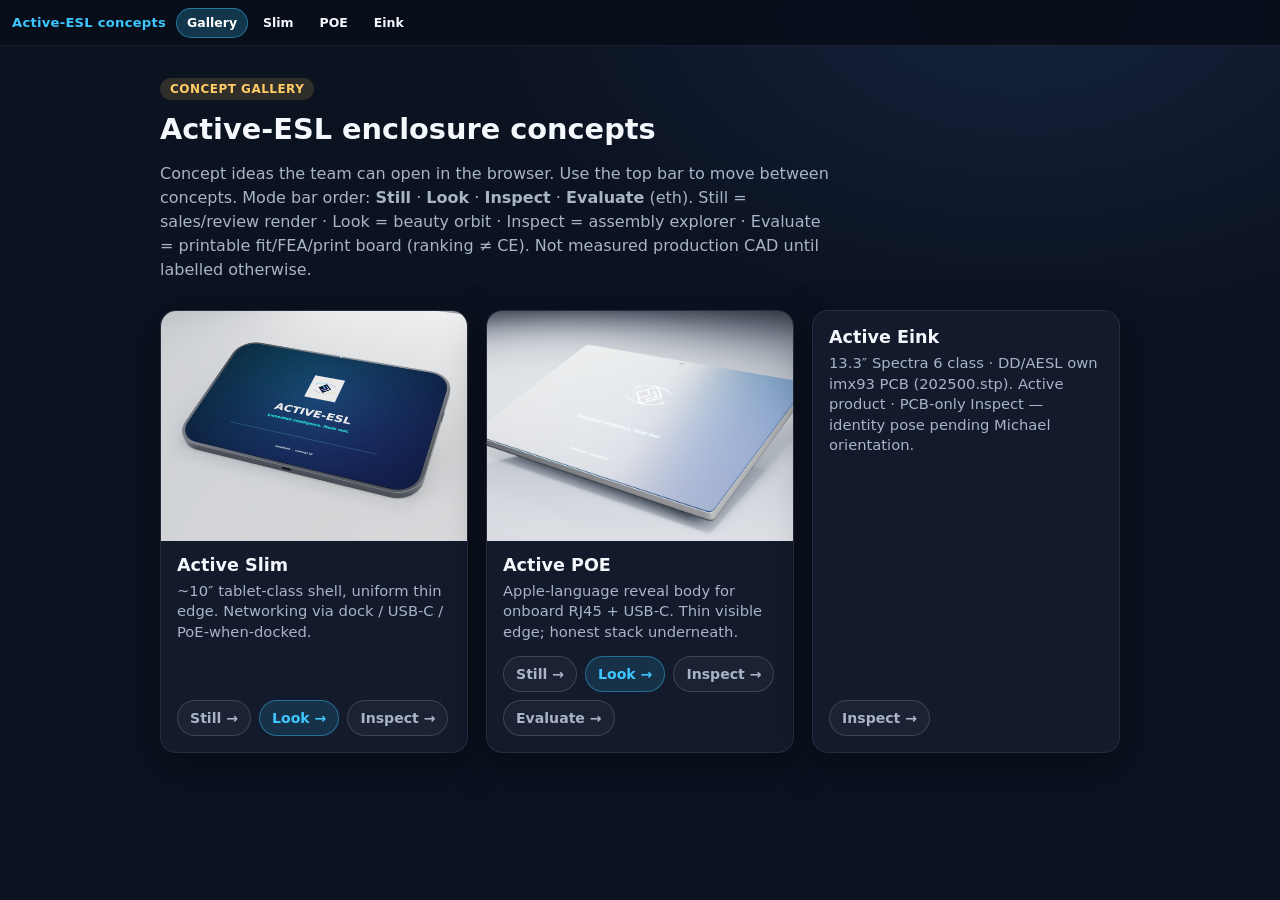
<file: index.html>
<!DOCTYPE html>
<html lang="en" style="background-color:#0b1220;color-scheme:dark">
<head>
  <meta name="aesl-build" content="20260805T163526Z-d66f3d32d2" />
  <meta charset="utf-8" />
  <meta name="theme-color" content="#0b1220" />
  <meta name="viewport" content="width=device-width, initial-scale=1" />
  <title>Active-ESL — enclosure concepts</title>
  <style>html,body{background-color:#0b1220;color-scheme:dark}</style>
  <link rel="stylesheet" href="site-nav.css?v=d180230ef5" />
  <style>
    :root {
      --bg: #0b1220; --card: #121a2b; --text: #f4f7fb; --muted: #a9b4c7; --accent: #3ec6ff; --warn: #ffcc66;
    }
    * { box-sizing: border-box; }
    body {
      margin: 0; min-height: 100vh;
      font-family: "Segoe UI", system-ui, sans-serif;
      color: var(--text);
      background: radial-gradient(1000px 600px at 80% 0%, #15233d 0%, var(--bg) 55%);
      padding: calc(32px + var(--site-nav-h, 46px)) 20px 48px;
    }
    @media (max-width: 640px) {
      body { padding: calc(20px + var(--site-nav-h, 84px)) 14px 36px; }
      h1 { font-size: 1.45rem; }
    }
    .wrap { max-width: 960px; margin: 0 auto; }
    .badge {
      display: inline-block; padding: 4px 10px; border-radius: 999px;
      background: rgba(255,204,102,.15); color: var(--warn);
      font-size: .75rem; font-weight: 700; letter-spacing: .04em; text-transform: uppercase;
    }
    h1 { margin: 12px 0 8px; font-size: 1.8rem; }
    .lede { color: var(--muted); max-width: 42rem; line-height: 1.5; margin-bottom: 28px; }
    .grid { display: grid; gap: 18px; grid-template-columns: repeat(auto-fill, minmax(280px, 1fr)); }
    .card {
      display: flex; flex-direction: column; color: inherit;
      background: var(--card); border: 1px solid rgba(255,255,255,.08);
      border-radius: 16px; overflow: hidden;
      box-shadow: 0 12px 40px rgba(0,0,0,.35);
    }
    .card-still { display: block; color: inherit; }
    .card img { display: block; width: 100%; aspect-ratio: 4/3; object-fit: cover; background: #0a0f18; }
    .card-still:hover img { opacity: 0.92; }
    .card .body { padding: 14px 16px 16px; flex: 1; display: flex; flex-direction: column; }
    .card h2 { margin: 0 0 6px; font-size: 1.1rem; }
    .card p { margin: 0; color: var(--muted); font-size: .92rem; line-height: 1.4; flex: 1; }
    .ctas { display: flex; flex-wrap: wrap; gap: 8px; margin-top: 14px; }
    .ctas a {
      display: inline-flex; align-items: center; min-height: 36px; padding: 6px 12px;
      border-radius: 999px; font-size: .88rem; font-weight: 650; text-decoration: none;
      border: 1px solid rgba(62,198,255,.4); background: rgba(62,198,255,.14); color: var(--accent);
    }
    .ctas a.secondary {
      background: rgba(255,255,255,.04); border-color: rgba(255,255,255,.14); color: var(--muted);
    }
    .ctas a:hover { border-color: rgba(62,198,255,.7); }
  </style>
</head>
<body style="background-color:#0b1220;margin:0">
  <nav id="siteNav" class="site-nav" data-root="./" data-mode="gallery" aria-label="Concept site"></nav>
  <script src="site-nav.js?v=f745b073ef" defer></script>
  <div class="wrap">
    <div class="badge">Concept gallery</div>
    <h1>Active-ESL enclosure concepts</h1>
    <p class="lede">
      Concept ideas the team can open in the browser.
      Use the top bar to move between concepts.
      Mode bar order: <strong>Still</strong> · <strong>Look</strong> ·
      <strong>Inspect</strong> · <strong>Evaluate</strong> (eth).
      Still = sales/review render · Look = beauty orbit · Inspect = assembly
      explorer · Evaluate = printable fit/FEA/print board (ranking ≠ CE).
      Not measured production CAD until labelled otherwise.
    </p>
    <div class="grid">
      <div class="card">
        <a class="card-still" href="still.html?c=slim" aria-label="Open slim beauty still">
          <img src="handheld/beauty_raytrace_baseline.png" alt="Active Slim concept still" />
        </a>
        <div class="body">
          <h2>Active Slim</h2>
          <p>~10″ tablet-class shell, uniform thin edge. Networking via dock / USB‑C / PoE-when-docked.</p>
          <div class="ctas">
            <a class="secondary" href="still.html?c=slim">Still →</a>
            <a href="handheld/">Look →</a>
            <a class="secondary" href="handheld/assembly.html">Inspect →</a>
          </div>
        </div>
      </div>
      <div class="card">
        <a class="card-still" href="still.html?c=eth" aria-label="Open eth beauty still">
          <img src="handheld-eth/beauty_raytrace.png" alt="Active POE concept still" />
        </a>
        <div class="body">
          <h2>Active POE</h2>
          <p>Apple-language reveal body for onboard RJ45 + USB‑C. Thin visible edge; honest stack underneath.</p>
          <div class="ctas">
            <a class="secondary" href="still.html?c=eth">Still →</a>
            <a href="handheld-eth/">Look →</a>
            <a class="secondary" href="handheld-eth/assembly.html">Inspect →</a>
            <a class="secondary" href="handheld-eth/fea/">Evaluate →</a>
          </div>
        </div>
      </div>
      <div class="card">
        <div class="body" style="padding-top:16px">
          <h2>Active Eink</h2>
          <p>13.3″ Spectra 6 class · DD/AESL own imx93 PCB (202500.stp). Active product · PCB-only Inspect — identity pose pending Michael orientation.</p>
          <div class="ctas">
            <a class="secondary" href="eink-imx93/assembly.html">Inspect →</a>
          </div>
        </div>
      </div>
    </div>
  </div>
<script src="pages-update.js?v=8ff9ecbdf6" defer></script>
</body>
</html>
</file>
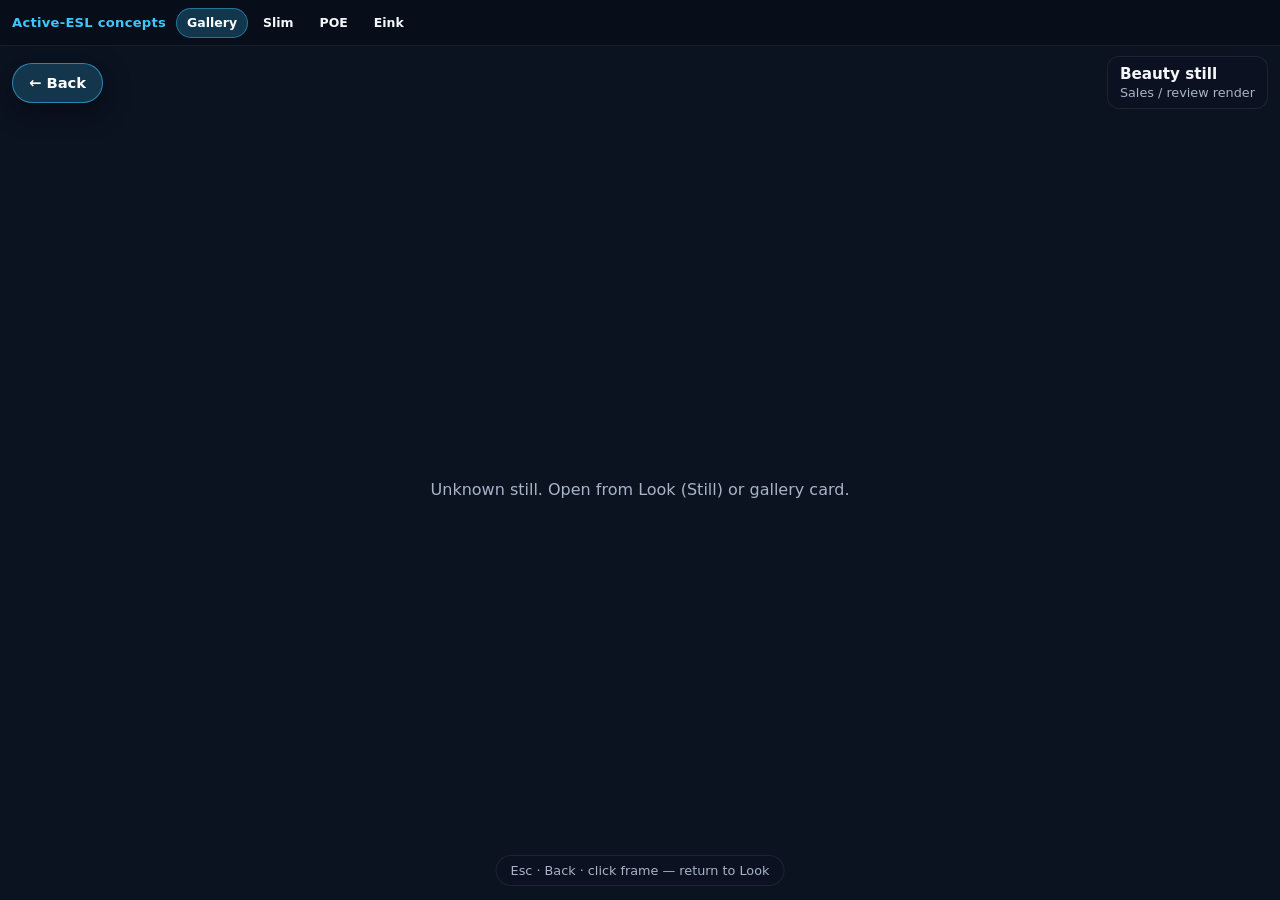
<file: still.html>
<!DOCTYPE html>
<html lang="en" style="background-color:#0b1220;color-scheme:dark">
<head>
  <meta charset="utf-8" />
  <meta name="theme-color" content="#0b1220" />
  <meta name="viewport" content="width=device-width, initial-scale=1" />
  <title>Active-ESL — beauty still</title>
  <style>html,body{background-color:#0b1220;color-scheme:dark}</style>
  <link rel="stylesheet" href="site-nav.css?v=d180230ef5" />
  <style>
    :root {
      --bg: #0b1220; --panel: rgba(12, 18, 32, 0.88); --text: #f4f7fb;
      --muted: #a9b4c7; --accent: #3ec6ff;
    }
    * { box-sizing: border-box; }
    html, body {
      margin: 0; min-height: 100%;
      background: #05080f;
      color: var(--text);
      font-family: "Segoe UI", system-ui, sans-serif;
    }
    .still-bar {
      position: fixed; z-index: 15;
      left: 12px; right: 12px;
      top: calc(10px + var(--site-nav-h, 46px));
      display: flex; align-items: center; justify-content: space-between;
      gap: 10px; pointer-events: none;
    }
    .still-bar > * { pointer-events: auto; }
    .still-actions { display: flex; flex-wrap: wrap; gap: 8px; }
    .still-btn {
      display: inline-flex; align-items: center; justify-content: center;
      min-height: 40px; padding: 8px 16px; border-radius: 999px;
      font-size: 0.92rem; font-weight: 700; text-decoration: none;
      border: 1px solid rgba(62,198,255,.55); background: rgba(62,198,255,.2);
      color: #fff; cursor: pointer;
      box-shadow: 0 8px 28px rgba(0,0,0,.4);
    }
    .still-btn:hover { border-color: rgba(62,198,255,.85); background: rgba(62,198,255,.32); }
    .still-meta {
      background: var(--panel); backdrop-filter: blur(10px);
      border: 1px solid rgba(255,255,255,.08); border-radius: 12px;
      padding: 8px 12px; max-width: min(420px, 100%);
    }
    .still-meta h1 {
      margin: 0; font-size: 0.95rem; font-weight: 650;
    }
    .still-meta p {
      margin: 2px 0 0; color: var(--muted); font-size: 0.8rem;
    }
    #stillStage {
      min-height: 100vh;
      padding: calc(88px + var(--site-nav-h, 46px)) 16px 56px;
      display: flex; align-items: center; justify-content: center;
      cursor: zoom-out;
    }
    #stillImg {
      display: block; max-width: min(1200px, 100%);
      max-height: calc(100vh - var(--site-nav-h, 46px) - 140px);
      width: auto; height: auto; object-fit: contain;
      border-radius: 8px;
      box-shadow: 0 16px 60px rgba(0,0,0,.55);
      cursor: default;
      background: #0a0f18;
    }
    #stillError {
      color: var(--muted); text-align: center; padding: 48px 20px;
    }
    .still-hint {
      position: fixed; z-index: 15; left: 50%; bottom: 14px;
      transform: translateX(-50%);
      background: var(--panel); border: 1px solid rgba(255,255,255,.08);
      border-radius: 999px; padding: 7px 14px; color: var(--muted);
      font-size: 0.8rem; pointer-events: none; white-space: nowrap;
    }
    @media (max-width: 640px) {
      .still-bar {
        top: calc(8px + var(--site-nav-h, 84px));
        flex-direction: column; align-items: stretch;
      }
      .still-meta { max-width: 100%; }
      .still-actions { width: 100%; }
      .still-btn { flex: 1; min-height: 44px; }
      #stillStage {
        padding: calc(150px + var(--site-nav-h, 84px)) 10px 52px;
      }
      #stillImg { max-height: calc(100vh - var(--site-nav-h, 84px) - 200px); }
      .still-hint { font-size: 0.72rem; max-width: calc(100% - 16px); white-space: normal; text-align: center; }
    }
  </style>
</head>
<body style="background-color:#0b1220;margin:0">
  <nav id="siteNav" class="site-nav" data-root="./" data-mode="still" aria-label="Concept site"></nav>
  <script>
    (() => {
      const c = (new URLSearchParams(location.search).get("c") || "").toLowerCase();
      const el = document.getElementById("siteNav");
      if (el && (c === "slim" || c === "eth")) el.dataset.concept = c;
    })();
  </script>
  <script src="site-nav.js?v=f745b073ef" defer></script>

  <div class="still-bar">
    <div class="still-actions">
      <a class="still-btn" data-still-back href="./">← Back</a>
    </div>
    <div class="still-meta">
      <h1 id="stillTitle">Beauty still</h1>
      <p id="stillCaption">Sales / review render</p>
    </div>
  </div>

  <div id="stillStage">
    <img id="stillImg" alt="" />
    <p id="stillError" hidden></p>
  </div>
  <div class="still-hint">Esc · Back · click frame — return to Look</div>

  <script src="still.js?v=d57c44b4a1" defer></script>
<script src="pages-update.js?v=8ff9ecbdf6" defer></script>
</body>
</html>
</file>
<file: site-nav.css>
/* Shared sticky chrome for the concept demonstration site. */
.site-nav {
  --nav-h: 46px;
  position: fixed;
  z-index: 20;
  top: 0;
  left: 0;
  right: 0;
  min-height: var(--nav-h);
  display: flex;
  align-items: center;
  flex-wrap: wrap;
  gap: 8px 10px;
  padding: 6px 12px;
  padding-left: max(12px, env(safe-area-inset-left, 0px));
  padding-right: max(12px, env(safe-area-inset-right, 0px));
  background: rgba(8, 14, 26, 0.94);
  border-bottom: 1px solid rgba(255, 255, 255, 0.08);
  backdrop-filter: blur(12px);
  -webkit-backdrop-filter: blur(12px);
  font-family: "Segoe UI", system-ui, sans-serif;
  color: #f4f7fb;
  box-sizing: border-box;
}
.site-nav *, .site-nav *::before, .site-nav *::after { box-sizing: border-box; }
.site-nav a {
  color: inherit;
  text-decoration: none;
  -webkit-tap-highlight-color: transparent;
}
.site-nav__brand {
  flex: 0 0 auto;
  font-size: 0.82rem;
  font-weight: 700;
  letter-spacing: 0.02em;
  color: #f4f7fb;
  white-space: nowrap;
}
.site-nav__brand span { color: #3ec6ff; font-weight: 650; }
.site-nav__brand .site-nav__brand-short { display: none; }
.site-nav__row {
  display: flex;
  align-items: center;
  gap: 10px;
  flex: 1 1 auto;
  min-width: 0;
}
.site-nav__concepts,
.site-nav__modes {
  display: flex;
  align-items: center;
  gap: 4px;
  min-width: 0;
}
.site-nav__concepts {
  flex: 1 1 auto;
  overflow-x: auto;
  scrollbar-width: none;
  -webkit-overflow-scrolling: touch;
}
.site-nav__concepts::-webkit-scrollbar { display: none; }
.site-nav__modes { flex: 0 0 auto; }
.site-nav__pill {
  display: inline-flex;
  align-items: center;
  justify-content: center;
  min-height: 30px;
  padding: 4px 10px;
  border-radius: 999px;
  font-size: 0.78rem;
  font-weight: 650;
  color: #a9b4c7;
  border: 1px solid transparent;
  white-space: nowrap;
}
.site-nav__pill:hover {
  color: #3ec6ff;
  border-color: rgba(62, 198, 255, 0.28);
  background: rgba(62, 198, 255, 0.08);
}
.site-nav__pill.is-current {
  color: #fff;
  background: rgba(62, 198, 255, 0.22);
  border-color: rgba(62, 198, 255, 0.45);
  pointer-events: none;
}
.site-nav__modes .site-nav__pill.is-current {
  background: rgba(62, 198, 255, 0.32);
}
.site-nav__modes[hidden] { display: none !important; }

/* Narrow phones: two-row chrome so Look|Inspect never get clipped. */
@media (max-width: 640px) {
  .site-nav {
    --nav-h: 84px;
    align-items: stretch;
    gap: 6px;
    padding: 8px;
    padding-left: max(8px, env(safe-area-inset-left, 0px));
    padding-right: max(8px, env(safe-area-inset-right, 0px));
  }
  .site-nav__brand { font-size: 0.72rem; }
  .site-nav__brand .site-nav__brand-full { display: none; }
  .site-nav__brand .site-nav__brand-short { display: inline; }
  .site-nav__row {
    display: flex;
    align-items: center;
    gap: 6px;
    width: 100%;
    min-width: 0;
  }
  .site-nav__modes {
    margin-left: 0;
    width: 100%;
    display: grid;
    /* 3 (slim) or 4 (eth Look|Inspect|Eval|Still) equal pills */
    grid-template-columns: repeat(auto-fit, minmax(0, 1fr));
    gap: 6px;
  }
  .site-nav__modes .site-nav__pill {
    width: 100%;
    min-height: 34px;
    font-size: 0.8rem;
  }
  .site-nav__pill { min-height: 28px; padding: 3px 9px; font-size: 0.72rem; }
}

body.has-site-nav {
  --site-nav-h: 46px;
}
@media (max-width: 640px) {
  body.has-site-nav { --site-nav-h: 84px; }
}
body.has-site-nav .hud {
  top: calc(12px + var(--site-nav-h) + env(safe-area-inset-top, 0px));
}
body.has-site-nav #btnPanel {
  top: calc(12px + var(--site-nav-h) + env(safe-area-inset-top, 0px));
}
@media (max-width: 720px) {
  body.has-site-nav .hud { top: auto; }
  body.has-site-nav #btnPanel { top: auto; }
}

/* First-load pulse so mobile users find Controls when the panel starts closed. */
@keyframes site-nav-pulse {
  0%, 100% { box-shadow: 0 8px 28px rgba(0,0,0,.4); }
  50% { box-shadow: 0 0 0 4px rgba(62,198,255,.35), 0 8px 28px rgba(0,0,0,.4); }
}
body.panel-closed #btnPanel.pulse-once {
  animation: site-nav-pulse 1.1s ease-in-out 2;
}
</file>
